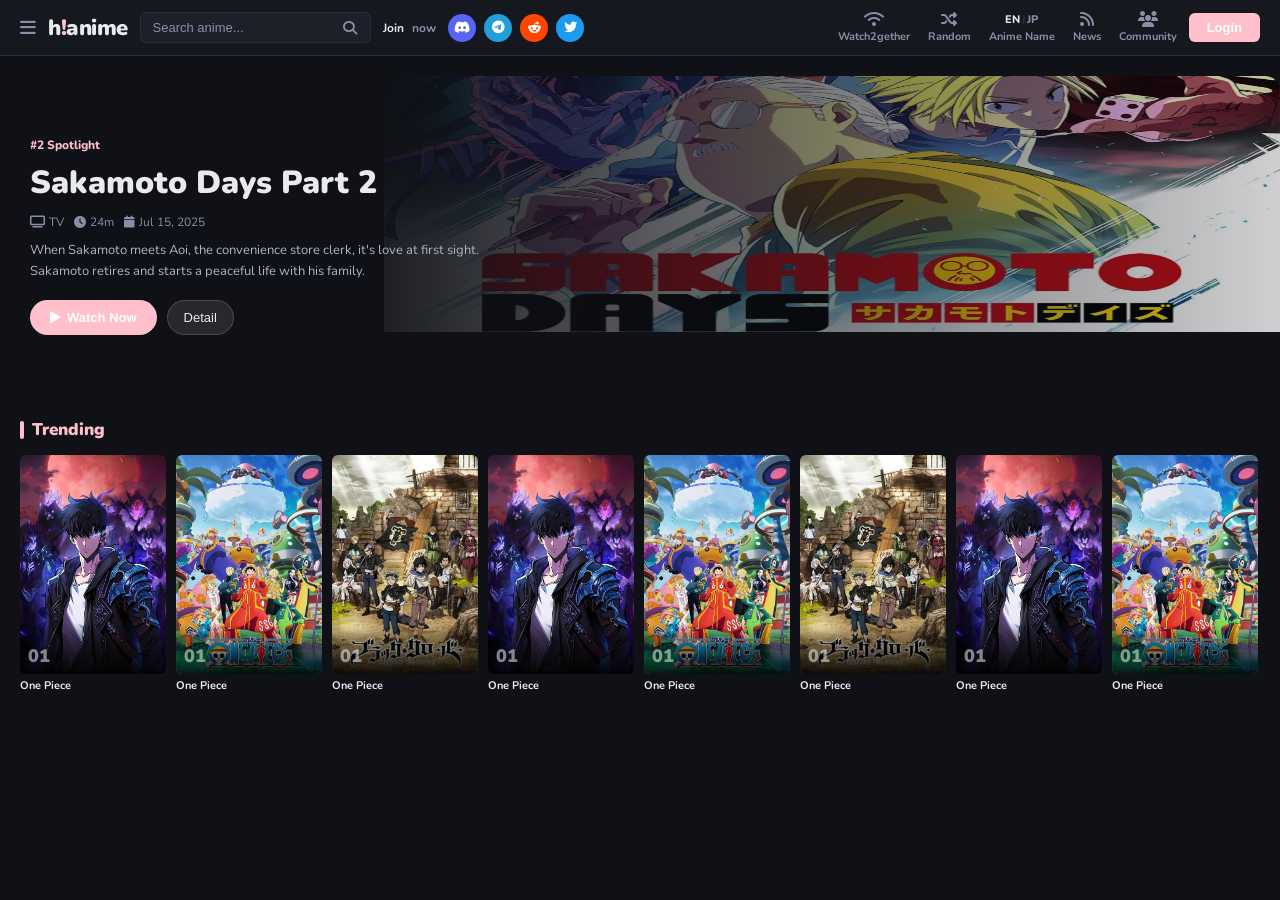
<file: test.html>
<!doctype html>
<html lang="en">
  <head>
    <meta charset="UTF-8" />
    <meta name="viewport" content="width=device-width, initial-scale=1.0" />
    <title>h!anime</title>
        <link
          href="https://fonts.googleapis.com/css2?family=Nunito:wght@400;600;700;800;900&display=swap"
          rel="stylesheet"
        />
    <link
      rel="stylesheet"
      href="https://cdnjs.cloudflare.com/ajax/libs/font-awesome/6.5.0/css/all.min.css"
    />
    <link rel="stylesheet" href="CSS/style.css">
  </head>
  <body>
    <nav>
      <div class="nav-hamburger"><i class="fa fa-bars"></i></div>
      <div class="nav-logo">h<span>!</span>anime</div>
      <div class="search-wrap">
        <input type="text" placeholder="Search anime..." />
        <button><i class="fa fa-search"></i></button>
        <button class="filter-btn">Filter</button>
      </div>
      <div class="join-btn">
        <span>Join</span><br />
        <span style="color: var(--muted)">now</span>
      </div>
      <div class="social-icons">
        <a class="soc-dc" href="#"><i class="fab fa-discord"></i></a>
        <a class="soc-tg" href="#"><i class="fab fa-telegram"></i></a>
        <a class="soc-rd" href="#"><i class="fab fa-reddit-alien"></i></a>
        <a class="soc-tw" href="#"><i class="fab fa-twitter"></i></a>
      </div>
      <div class="nav-spacer"></div>
      <div class="nav-links">
        <a class="nav-link" href="#"
          ><i class="fa fa-wifi"></i><span>Watch2gether</span></a
        >
        <a class="nav-link" href="#"
          ><i class="fa fa-shuffle"></i><span>Random</span></a
        >
        <a class="nav-link" href="#">
          <div class="lang-toggle">
            <span class="active">EN</span>
            <span style="color: var(--border); margin: 0 2px">|</span>
            <span class="inactive">JP</span>
          </div>
          <span>Anime Name</span>
        </a>
        <a class="nav-link" href="#"
          ><i class="fa fa-rss"></i><span>News</span></a
        >
        <a class="nav-link" href="#"
          ><i class="fa fa-users"></i><span>Community</span></a
        >
      </div>
      <button class="login-btn">Login</button>
    </nav>
    <div class="hero">

  <img src="images/banner.jpg" class="hero-img" alt="Sakamoto Days">

  <div class="hero-bg"></div>

  <div class="hero-content">
    <div class="spotlight-tag">#2 Spotlight</div>

    <h1 class="hero-title">Sakamoto Days Part 2</h1>

    <div class="hero-meta">
      <span class="meta-item"><i class="fa fa-tv"></i> TV</span>
      <span class="meta-item"><i class="fa fa-clock"></i> 24m</span>
      <span class="meta-item"><i class="fa fa-calendar"></i> Jul 15, 2025</span>
    </div>

    <p class="hero-desc">
      When Sakamoto meets Aoi, the convenience store clerk, it's love at first sight.
      Sakamoto retires and starts a peaceful life with his family.
    </p>

    <div class="hero-actions">
      <button class="btn-watch"><i class="fa fa-play"></i> Watch Now</button>
      <button class="btn-detail">Detail</button>
    </div>
  </div>

</div>

    <div class="section">
      <div class="section-header">
        <div class="section-title">Trending</div>
      </div>
      <div class="row-wrap">
        <div class="cards-row" id="trendRow">
          
          <div class="card">
            <div class="card-thumb">
              <img src="images/anime1.jpg" alt="One Piece" class="card-img" />
              <div class="card-rank">01</div>
              <div class="card-badges">
              </div>
            </div>
            <div class="card-label">One Piece</div>
          </div>
          <div class="card">
            <div class="card-thumb">
              <img src="images/anime2.jpg" alt="One Piece" class="card-img" />
              <div class="card-rank">01</div>
              <div class="card-badges">
              </div>
            </div>
            <div class="card-label">One Piece</div>
          </div>
          <div class="card">
            <div class="card-thumb">
              <img src="images/anime3.jpg" alt="One Piece" class="card-img" />
              <div class="card-rank">01</div>
              <div class="card-badges">
              </div>
            </div>
            <div class="card-label">One Piece</div>
          </div>
          <div class="card">
            <div class="card-thumb">
              <img src="images/anime1.jpg" alt="One Piece" class="card-img" />
              <div class="card-rank">01</div>
              <div class="card-badges">
              </div>
            </div>
            <div class="card-label">One Piece</div>
          </div>

          <div class="card">
            <div class="card-thumb">
              <img src="images/anime2.jpg" alt="One Piece" class="card-img" />
              <div class="card-rank">01</div>
              <div class="card-badges">
              </div>
            </div>
            <div class="card-label">One Piece</div>
          </div>

          
          <div class="card">
            <div class="card-thumb">
              <img src="images/anime3.jpg" alt="One Piece" class="card-img" />
              <div class="card-rank">01</div>
              <div class="card-badges">
              </div>
            </div>
            <div class="card-label">One Piece</div>
          </div>
          <div class="card">
            <div class="card-thumb">
              <img src="images/anime1.jpg" alt="One Piece" class="card-img" />
              <div class="card-rank">01</div>
              <div class="card-badges">
              </div>
            </div>
            <div class="card-label">One Piece</div>
          </div>
          <div class="card">
            <div class="card-thumb">
              <img src="images/anime2.jpg" alt="One Piece" class="card-img" />
              <div class="card-rank">01</div>
              <div class="card-badges">
              </div>
            </div>
            <div class="card-label">One Piece</div>
          </div>
        </div>
      </div>
    </div>
  </body>
</html>
</file>
<file: CSS/style.css>
*,
*::before,
*::after{
box-sizing:border-box;
margin:0;
padding:0;
}

:root{
--bg:#0f1117;
--surface:#16181f;
--card:#1e2029;
--accent:pink;
--text:#e8eaf0;
--muted:#8a8fa8;
--border:#2a2d3a;
--badge-sub:#2196f3;
--badge-dub:#ff9800;
}

body{
font-family:"Nunito",sans-serif;
background:var(--bg);
color:var(--text);
min-height:100vh;
overflow-x:hidden;
}

/* NAVBAR */

nav{
display:flex;
align-items:center;
gap:12px;
padding:0 20px;
height:56px;
background:var(--surface);
border-bottom:1px solid var(--border);
position:sticky;
top:0;
z-index:100;
}

.nav-hamburger{
color:var(--muted);
font-size:18px;
cursor:pointer;
}

.nav-logo{
font-size:22px;
font-weight:900;
letter-spacing:-0.5px;
}

.nav-logo span{
color:var(--accent);
}

.search-wrap{
display:flex;
align-items:center;
background:var(--card);
border:1px solid var(--border);
border-radius:6px;
overflow:hidden;
flex:1;
max-width:340px;
}

.search-wrap input{
flex:1;
background:transparent;
border:none;
outline:none;
color:var(--text);
font-size:13px;
padding:7px 12px;
}

.search-wrap input::placeholder{
color:var(--muted);
}

.search-wrap button{
background:transparent;
border:none;
color:var(--muted);
padding:0 10px;
cursor:pointer;
font-size:14px;
}

.filter-btn{
background:var(--accent);
color:#fff;
border:none;
padding:5px 12px;
border-radius:4px;
font-size:12px;
font-weight:700;
cursor:pointer;
}

.join-btn{
display:flex;
align-items:center;
gap:4px;
color:var(--muted);
font-size:12px;
font-weight:700;
cursor:pointer;
}

.join-btn span{
color:var(--text);
}

.social-icons{
display:flex;
gap:8px;
}

.social-icons a{
width:28px;
height:28px;
border-radius:50%;
display:flex;
align-items:center;
justify-content:center;
font-size:13px;
text-decoration:none;
}

.soc-dc{background:#5865f2;color:#fff;}
.soc-tg{background:#229ed9;color:#fff;}
.soc-rd{background:#ff4500;color:#fff;}
.soc-tw{background:#1d9bf0;color:#fff;}

.nav-spacer{
flex:1;
}

.nav-links{
display:flex;
align-items:center;
gap:18px;
}

.nav-link{
display:flex;
flex-direction:column;
align-items:center;
gap:2px;
color:var(--muted);
font-size:11px;
font-weight:700;
text-decoration:none;
}

.nav-link i{
font-size:16px;
}

.nav-link:hover{
color:var(--text);
}

.lang-toggle{
display:flex;
font-size:11px;
font-weight:800;
}

.lang-toggle .active{color:var(--text);}
.lang-toggle .inactive{color:var(--muted);}

.login-btn{
background:var(--accent);
color:#fff;
border:none;
padding:7px 18px;
border-radius:6px;
font-size:13px;
font-weight:800;
cursor:pointer;
}

/* HERO */

.hero{
margin-top:20px;
position:relative;
height:320px;
overflow:hidden;
display:flex;
align-items:center;
border-radius:15px;
}

.hero-img{
position:absolute;
top:0;
right:0;
width:70%;
height:80%; 
/* object-fit:cover; */
}

.hero-bg{
position:absolute;
inset:0;
background:linear-gradient(
to right,
rgba(15,17,23,1)25%,
rgba(15,17,23,0.7)50%,
rgba(15,17,23,0.2)100%
);
}

.hero-content{
position:relative;
z-index:2;
padding-left:30px;
max-width:500px;
}

.spotlight-tag{
color:var(--accent);
font-size:12px;
font-weight:800;
margin-bottom:8px;
}

.hero-title{
font-size:32px;
font-weight:900;
margin-bottom:10px;
}

.hero-meta{
display:flex;
gap:10px;
margin-bottom:10px;
}

.meta-item{
display:flex;
align-items:center;
gap:4px;
color:var(--muted);
font-size:12px;
}

.hero-desc{
color:#b0b4c8;
font-size:13px;
line-height:1.6;
margin-bottom:18px;
}

.hero-actions{
display:flex;
gap:10px;
}

.btn-watch{
display:flex;
align-items:center;
gap:7px;
background:var(--accent);
color:#fff;
border:none;
padding:9px 20px;
border-radius:25px;
font-size:13px;
font-weight:800;
cursor:pointer;
}

.btn-detail{
background:rgba(255,255,255,0.1);
color:var(--text);
border:1px solid rgba(255,255,255,0.15);
padding:9px 16px;
border-radius:25px;
font-size:13px;
cursor:pointer;
}

/* SECTION */

.section{
padding:22px 20px 10px;
}

.section-header{
display:flex;
align-items:center;
justify-content:space-between;
margin-bottom:14px;
}

.section-title{
  color:pink;
font-size:17px;
font-weight:900;
display:flex;
align-items:center;
gap:8px;
}

.section-title::before{
content:"";
width:4px;
height:18px;
background:var(--accent);
border-radius:2px;
}

/* CARDS */

.cards-row{
display:flex;
gap:10px;
overflow-x:auto;
padding-bottom:10px;
}

.card{
flex:0 0 calc(12.5% - 9px);
min-width:110px;
cursor:pointer;
transition:transform .2s;
}

.card:hover{
transform:scale(1.04);
}

.card-thumb{
width:100%;
aspect-ratio:2/3;
border-radius:6px;
overflow:hidden;
position:relative;
background:var(--card);
}

.card-img{
width:100%;
height:100%;
object-fit:cover;
}

.card-rank{
position:absolute;
bottom:0;
left:0;
width:100%;
padding:20px 8px 6px;
font-size:18px;
font-weight:900;
color:rgba(255,255,255,0.5);
background:linear-gradient(to top,rgba(0,0,0,0.9),transparent);
}

.card-badges{
position:absolute;
top:5px;
left:5px;
display:flex;
gap:3px;
}

.badge{
padding:2px 7px;
border-radius:4px;
font-size:11px;
font-weight:800;
}

.badge-sub{
background:var(--badge-sub);
color:#fff;
}

.badge-dub{
background:var(--badge-dub);
color:#fff;
}

.card-label{
padding:4px 0 2px;
font-size:11px;
font-weight:700;
white-space:nowrap;
overflow:hidden;
text-overflow:ellipsis;
}

.row-wrap{
position:relative;
}

.row-arrow{
position:absolute;
top:50%;
transform:translateY(-50%);
width:28px;
height:55px;
background:rgba(15,17,23,0.85);
border:1px solid var(--border);
border-radius:4px;
display:flex;
align-items:center;
justify-content:center;
cursor:pointer;
}

.row-arrow.right{
right:-14px;
}
</file>
